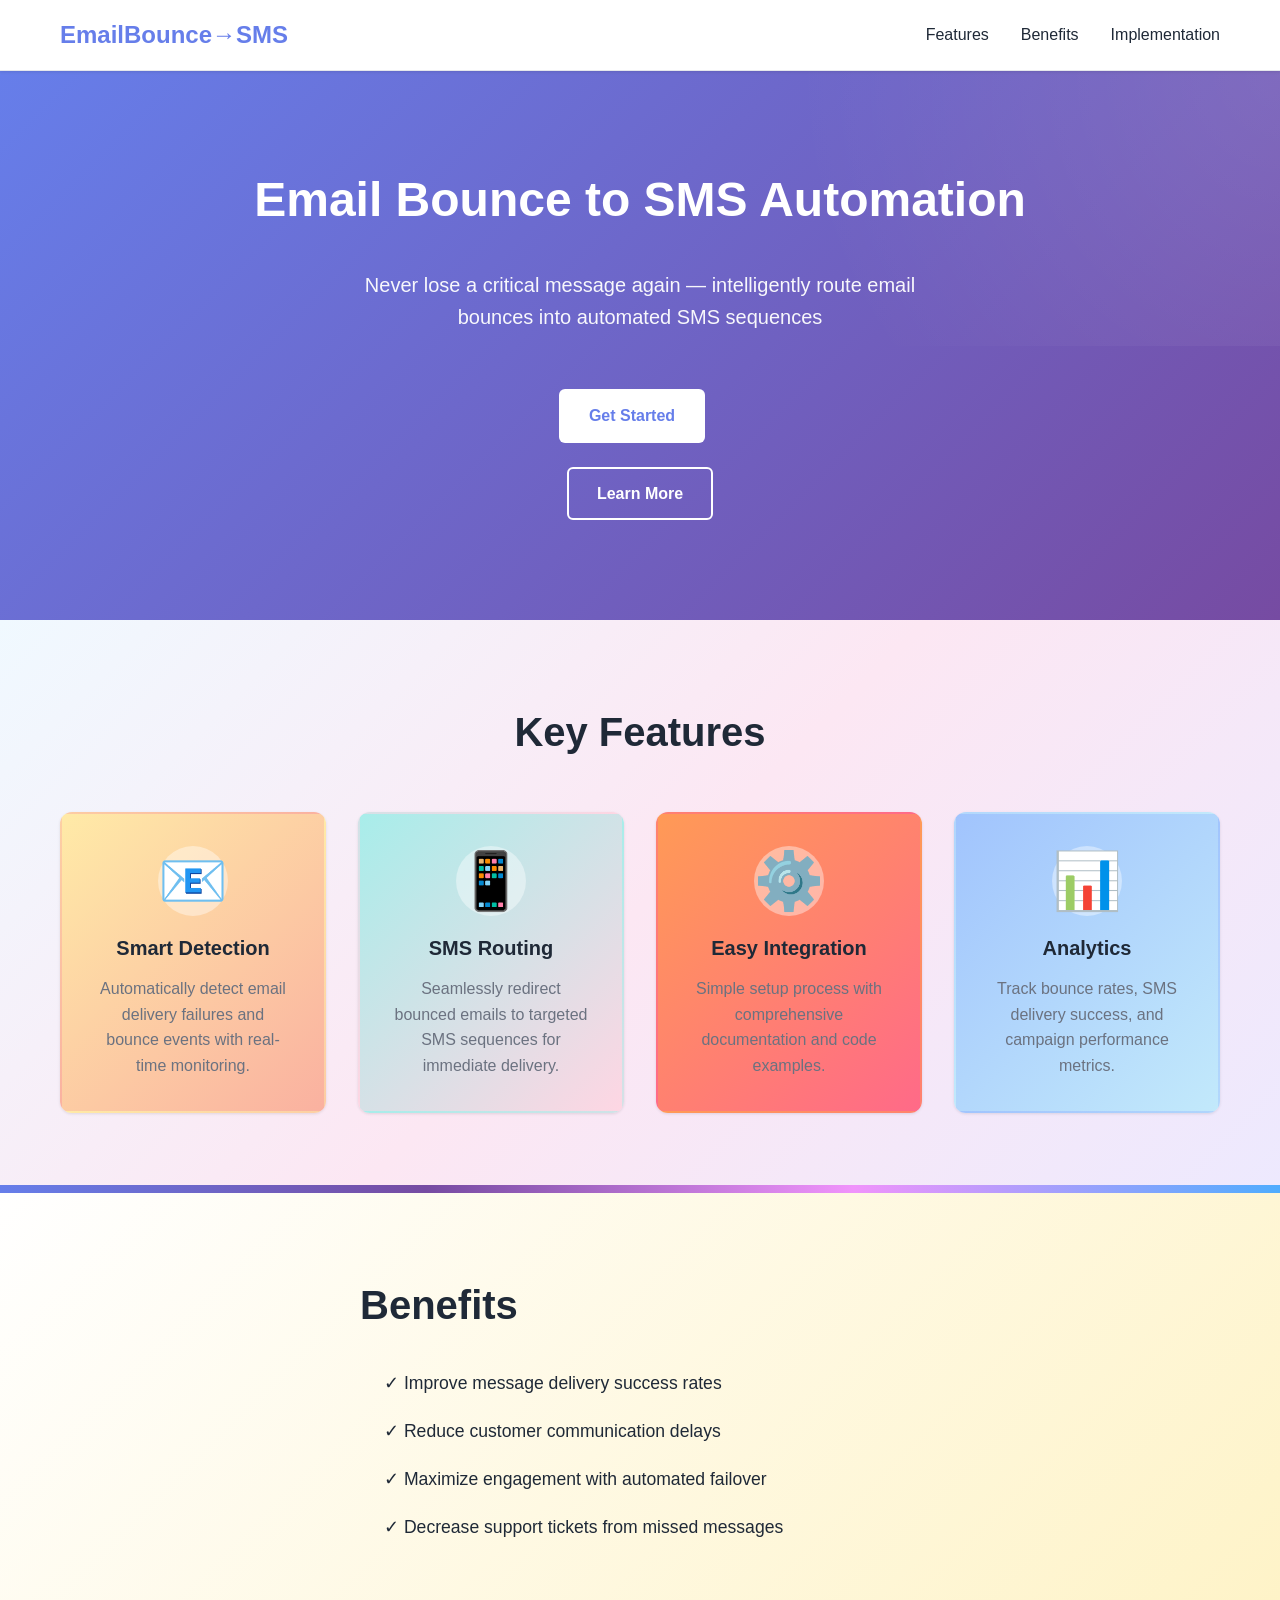
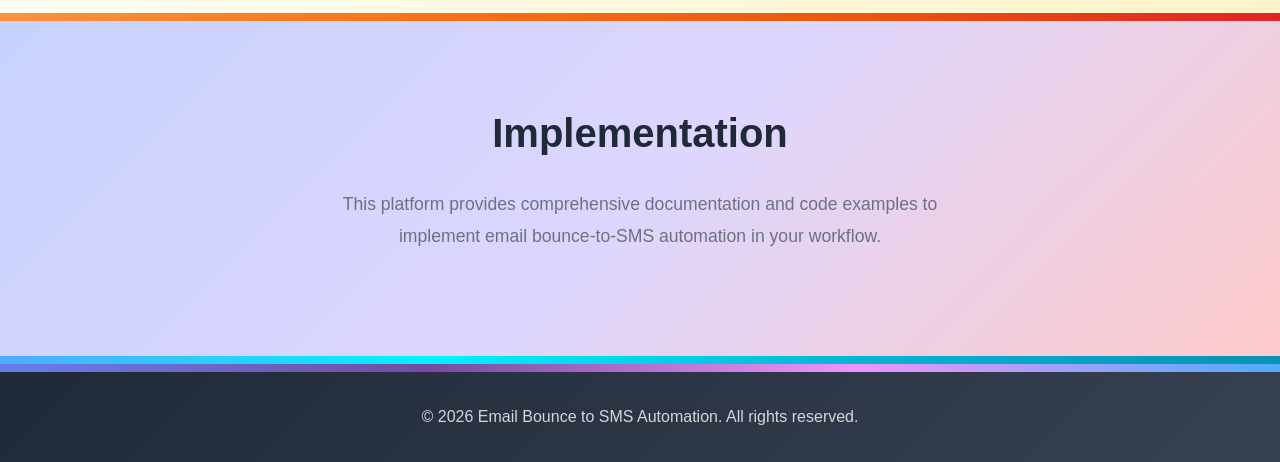
<file: index.html>
<!DOCTYPE html>
<html lang="en">
<head>
  <meta charset="UTF-8">
  <meta name="viewport" content="width=device-width, initial-scale=1.0">
  <meta name="description" content="Professional email bounce to SMS automation platform. Route failed email deliveries directly to SMS sequences.">
  <title>Email Bounce to SMS Automation</title>
  <link rel="stylesheet" href="style.css">
</head>
<body>
  <nav class="navbar">
    <div class="container">
      <div class="logo">
        <h2>EmailBounce→SMS</h2>
      </div>
      <ul class="nav-links">
        <li><a href="#features">Features</a></li>
        <li><a href="#benefits">Benefits</a></li>
        <li><a href="#implementation">Implementation</a></li>
      </ul>
    </div>
  </nav>

  <header class="hero">
    <div class="container">
      <h1>Email Bounce to SMS Automation</h1>
      <p class="subtitle">Never lose a critical message again — intelligently route email bounces into automated SMS sequences</p>
      <a href="navigation.html" class="btn btn-primary">Get Started</a>
      <a href="#features" class="btn btn-secondary">Learn More</a>
    </div>
  </header>

  <section id="features" class="features">
    <div class="container">
      <h2>Key Features</h2>
      <div class="feature-grid">
        <div class="feature-card">
          <div class="feature-icon">📧</div>
          <h3>Smart Detection</h3>
          <p>Automatically detect email delivery failures and bounce events with real-time monitoring.</p>
        </div>
        <div class="feature-card">
          <div class="feature-icon">📱</div>
          <h3>SMS Routing</h3>
          <p>Seamlessly redirect bounced emails to targeted SMS sequences for immediate delivery.</p>
        </div>
        <div class="feature-card">
          <div class="feature-icon">⚙️</div>
          <h3>Easy Integration</h3>
          <p>Simple setup process with comprehensive documentation and code examples.</p>
        </div>
        <div class="feature-card">
          <div class="feature-icon">📊</div>
          <h3>Analytics</h3>
          <p>Track bounce rates, SMS delivery success, and campaign performance metrics.</p>
        </div>
      </div>
    </div>
  </section>

  <section id="benefits" class="benefits">
    <div class="container">
      <h2>Benefits</h2>
      <ul class="benefits-list">
        <li>✓ Improve message delivery success rates</li>
        <li>✓ Reduce customer communication delays</li>
        <li>✓ Maximize engagement with automated failover</li>
        <li>✓ Decrease support tickets from missed messages</li>
      </ul>
    </div>
  </section>

  <section id="implementation" class="implementation">
    <div class="container">
      <h2>Implementation</h2>
      <p>This platform provides comprehensive documentation and code examples to implement email bounce-to-SMS automation in your workflow.</p>
    </div>
  </section>

  <footer class="footer">
    <div class="container">
      <p>&copy; 2026 Email Bounce to SMS Automation. All rights reserved.</p>
    </div>
  </footer>
</body>
</html>
</file>
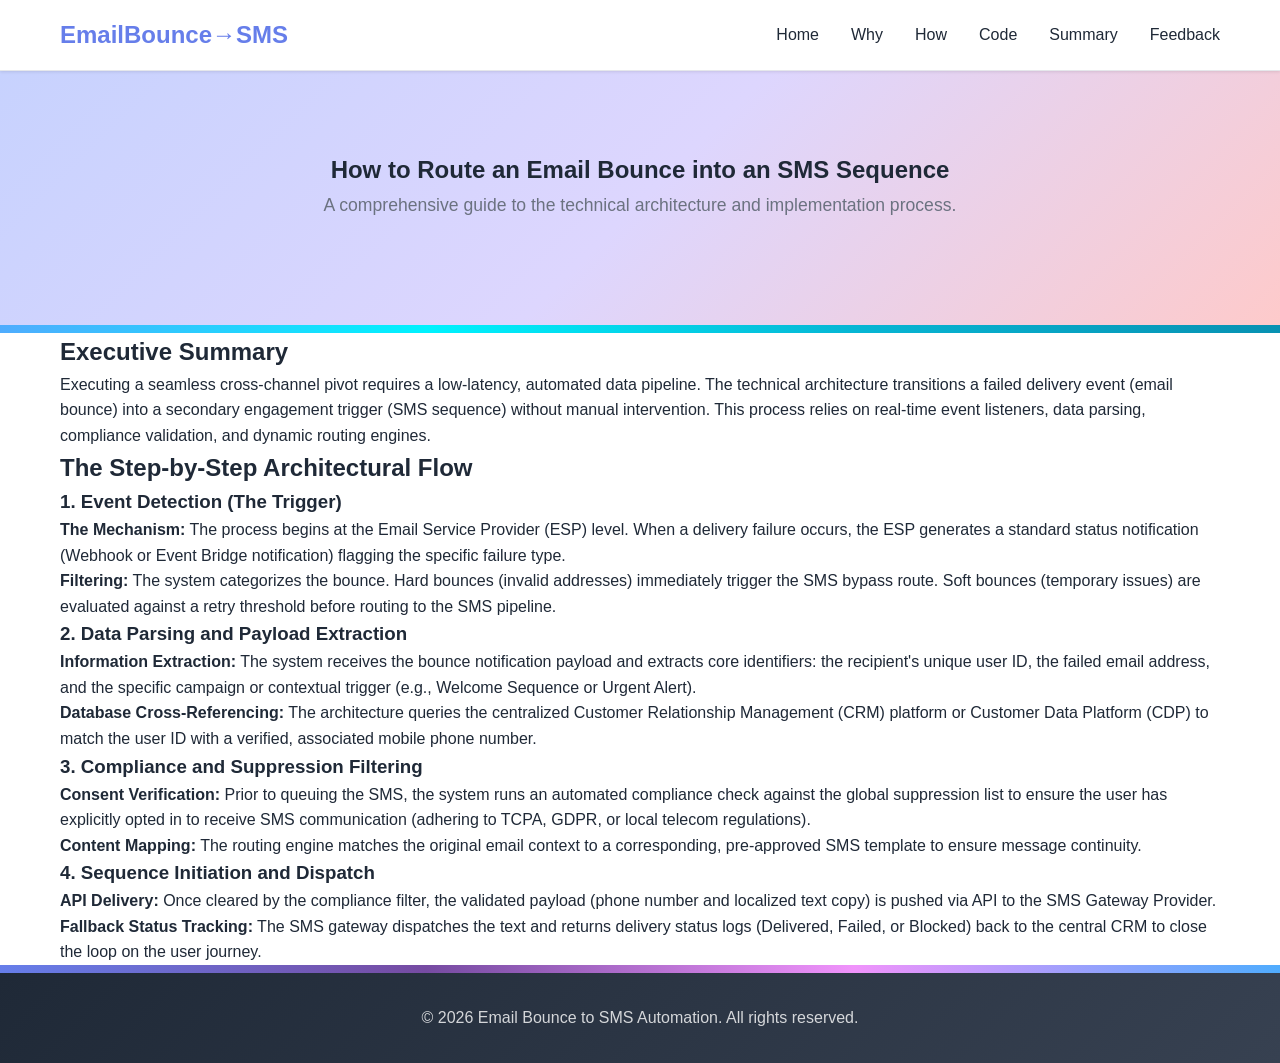
<file: How.html>
<!DOCTYPE html>
<html lang="en">
<head>
  <meta charset="UTF-8">
  <meta name="viewport" content="width=device-width, initial-scale=1.0">
  <meta name="description" content="Learn how to route email bounces into SMS sequences. Step-by-step architectural flow from event detection to SMS dispatch.">
  <title>How - Email Bounce to SMS Automation</title>
  <link rel="stylesheet" href="style.css">
</head>
<body>
  <nav class="navbar">
    <div class="container">
      <div class="logo">
        <h2>EmailBounce→SMS</h2>
      </div>
      <ul class="nav-links">
        <li><a href="index.html">Home</a></li>
        <li><a href="why.html">Why</a></li>
        <li><a href="how.html">How</a></li>
        <li><a href="code.html">Code</a></li>
        <li><a href="summary.html">Summary</a></li>
        <li><a href="feedback.html">Feedback</a></li>
      </ul>
    </div>
  </nav>

  <section class="implementation">
    <div class="container">
      <h1>How to Route an Email Bounce into an SMS Sequence</h1>
      <p>A comprehensive guide to the technical architecture and implementation process.</p>
    </div>
  </section>

  <main class="content">
    <div class="container">
      <section>
        <h2>Executive Summary</h2>
        <p>Executing a seamless cross-channel pivot requires a low-latency, automated data pipeline. The technical architecture transitions a failed delivery event (email bounce) into a secondary engagement trigger (SMS sequence) without manual intervention. This process relies on real-time event listeners, data parsing, compliance validation, and dynamic routing engines.</p>
      </section>

      <section>
        <h2>The Step-by-Step Architectural Flow</h2>

        <h3>1. Event Detection (The Trigger)</h3>
        <p><strong>The Mechanism:</strong> The process begins at the Email Service Provider (ESP) level. When a delivery failure occurs, the ESP generates a standard status notification (Webhook or Event Bridge notification) flagging the specific failure type.</p>
        <p><strong>Filtering:</strong> The system categorizes the bounce. Hard bounces (invalid addresses) immediately trigger the SMS bypass route. Soft bounces (temporary issues) are evaluated against a retry threshold before routing to the SMS pipeline.</p>

        <h3>2. Data Parsing and Payload Extraction</h3>
        <p><strong>Information Extraction:</strong> The system receives the bounce notification payload and extracts core identifiers: the recipient's unique user ID, the failed email address, and the specific campaign or contextual trigger (e.g., Welcome Sequence or Urgent Alert).</p>
        <p><strong>Database Cross-Referencing:</strong> The architecture queries the centralized Customer Relationship Management (CRM) platform or Customer Data Platform (CDP) to match the user ID with a verified, associated mobile phone number.</p>

        <h3>3. Compliance and Suppression Filtering</h3>
        <p><strong>Consent Verification:</strong> Prior to queuing the SMS, the system runs an automated compliance check against the global suppression list to ensure the user has explicitly opted in to receive SMS communication (adhering to TCPA, GDPR, or local telecom regulations).</p>
        <p><strong>Content Mapping:</strong> The routing engine matches the original email context to a corresponding, pre-approved SMS template to ensure message continuity.</p>

        <h3>4. Sequence Initiation and Dispatch</h3>
        <p><strong>API Delivery:</strong> Once cleared by the compliance filter, the validated payload (phone number and localized text copy) is pushed via API to the SMS Gateway Provider.</p>
        <p><strong>Fallback Status Tracking:</strong> The SMS gateway dispatches the text and returns delivery status logs (Delivered, Failed, or Blocked) back to the central CRM to close the loop on the user journey.</p>
      </section>
    </div>
  </main>

  <footer class="footer">
    <div class="container">
      <p>&copy; 2026 Email Bounce to SMS Automation. All rights reserved.</p>
    </div>
  </footer>
</body>
</html>
</file>
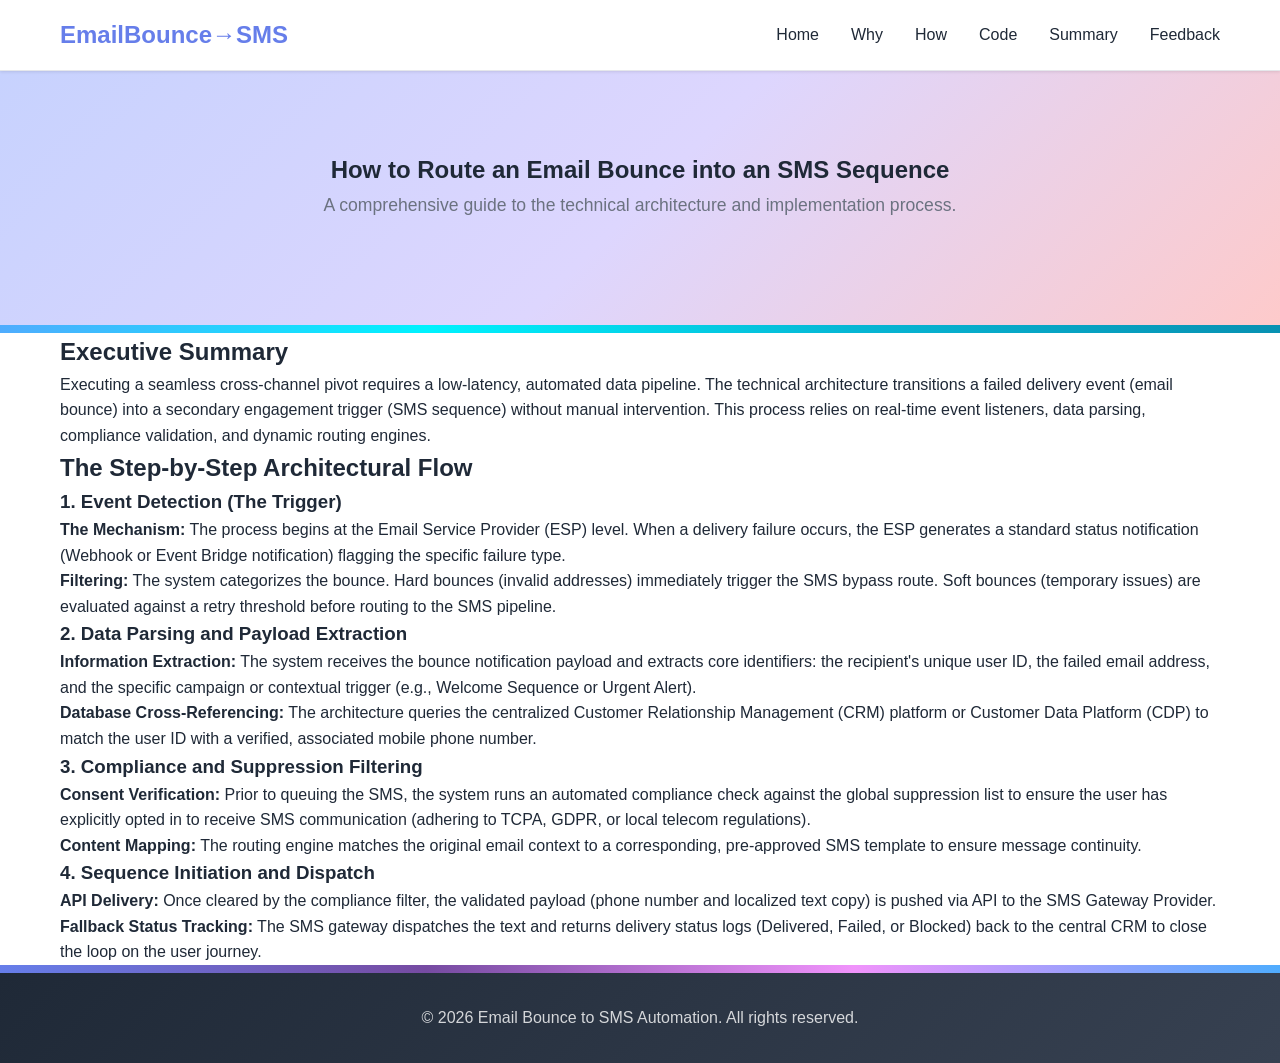
<file: how.html>
<!DOCTYPE html>
<html lang="en">
<head>
  <meta charset="UTF-8">
  <meta name="viewport" content="width=device-width, initial-scale=1.0">
  <meta name="description" content="Learn how to route email bounces into SMS sequences. Step-by-step architectural flow from event detection to SMS dispatch.">
  <title>How - Email Bounce to SMS Automation</title>
  <link rel="stylesheet" href="style.css">
</head>
<body>
  <nav class="navbar">
    <div class="container">
      <div class="logo">
        <h2>EmailBounce→SMS</h2>
      </div>
      <ul class="nav-links">
        <li><a href="index.html">Home</a></li>
        <li><a href="why.html">Why</a></li>
        <li><a href="how.html">How</a></li>
        <li><a href="codes.html">Code</a></li>
        <li><a href="summary.html">Summary</a></li>
        <li><a href="feedback.html">Feedback</a></li>
      </ul>
    </div>
  </nav>

  <section class="implementation">
    <div class="container">
      <h1>How to Route an Email Bounce into an SMS Sequence</h1>
      <p>A comprehensive guide to the technical architecture and implementation process.</p>
    </div>
  </section>

  <main class="content">
    <div class="container">
      <section>
        <h2>Executive Summary</h2>
        <p>Executing a seamless cross-channel pivot requires a low-latency, automated data pipeline. The technical architecture transitions a failed delivery event (email bounce) into a secondary engagement trigger (SMS sequence) without manual intervention. This process relies on real-time event listeners, data parsing, compliance validation, and dynamic routing engines.</p>
      </section>

      <section>
        <h2>The Step-by-Step Architectural Flow</h2>

        <h3>1. Event Detection (The Trigger)</h3>
        <p><strong>The Mechanism:</strong> The process begins at the Email Service Provider (ESP) level. When a delivery failure occurs, the ESP generates a standard status notification (Webhook or Event Bridge notification) flagging the specific failure type.</p>
        <p><strong>Filtering:</strong> The system categorizes the bounce. Hard bounces (invalid addresses) immediately trigger the SMS bypass route. Soft bounces (temporary issues) are evaluated against a retry threshold before routing to the SMS pipeline.</p>

        <h3>2. Data Parsing and Payload Extraction</h3>
        <p><strong>Information Extraction:</strong> The system receives the bounce notification payload and extracts core identifiers: the recipient's unique user ID, the failed email address, and the specific campaign or contextual trigger (e.g., Welcome Sequence or Urgent Alert).</p>
        <p><strong>Database Cross-Referencing:</strong> The architecture queries the centralized Customer Relationship Management (CRM) platform or Customer Data Platform (CDP) to match the user ID with a verified, associated mobile phone number.</p>

        <h3>3. Compliance and Suppression Filtering</h3>
        <p><strong>Consent Verification:</strong> Prior to queuing the SMS, the system runs an automated compliance check against the global suppression list to ensure the user has explicitly opted in to receive SMS communication (adhering to TCPA, GDPR, or local telecom regulations).</p>
        <p><strong>Content Mapping:</strong> The routing engine matches the original email context to a corresponding, pre-approved SMS template to ensure message continuity.</p>

        <h3>4. Sequence Initiation and Dispatch</h3>
        <p><strong>API Delivery:</strong> Once cleared by the compliance filter, the validated payload (phone number and localized text copy) is pushed via API to the SMS Gateway Provider.</p>
        <p><strong>Fallback Status Tracking:</strong> The SMS gateway dispatches the text and returns delivery status logs (Delivered, Failed, or Blocked) back to the central CRM to close the loop on the user journey.</p>
      </section>
    </div>
  </main>

  <footer class="footer">
    <div class="container">
      <p>&copy; 2026 Email Bounce to SMS Automation. All rights reserved.</p>
    </div>
  </footer>
</body>
</html>
</file>
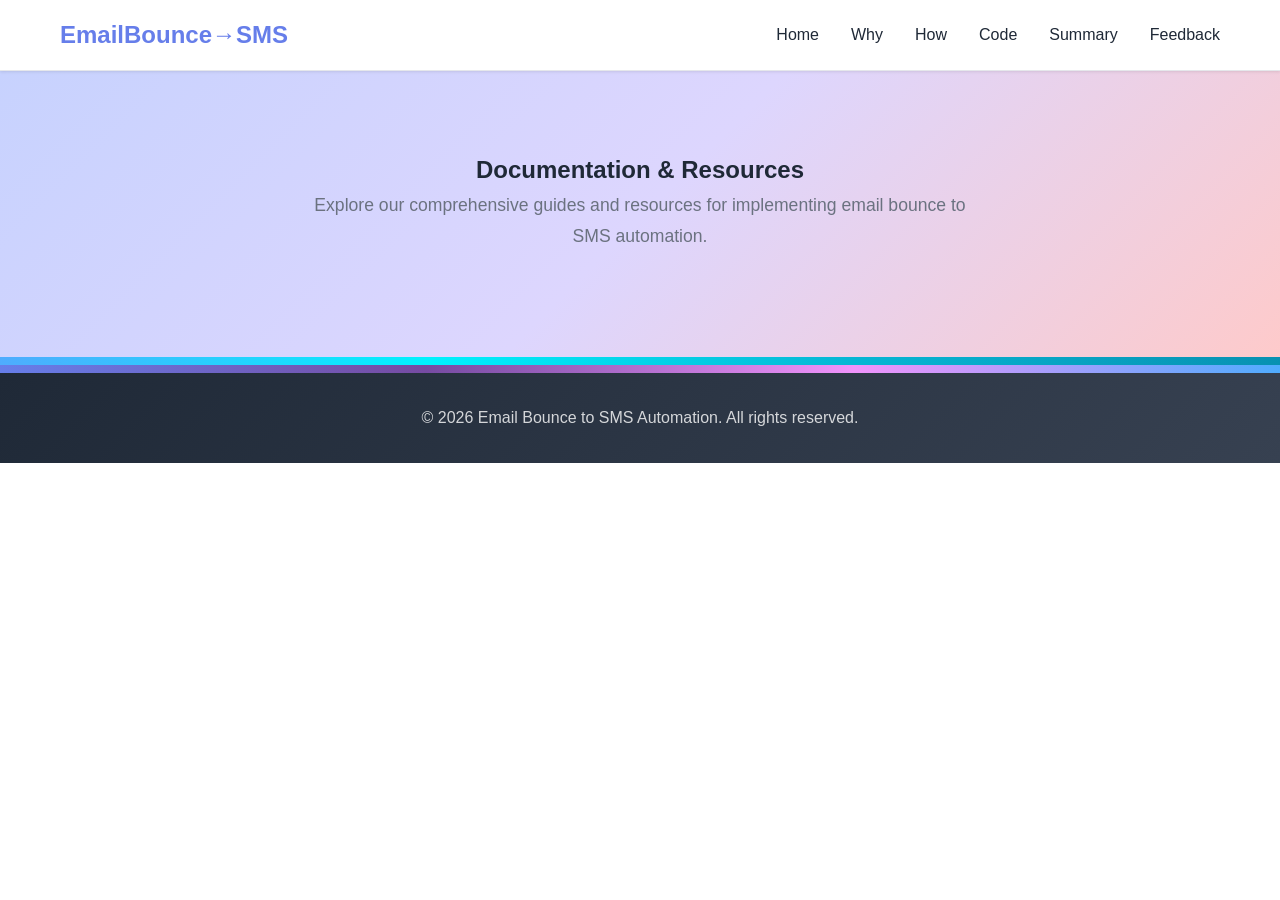
<file: Navigation.html>
<!DOCTYPE html>
<html lang="en">
<head>
  <meta charset="UTF-8">
  <meta name="viewport" content="width=device-width, initial-scale=1.0">
  <meta name="description" content="Navigate the email bounce to SMS automation platform. Access documentation, implementation guides, and technical resources.">
  <title>Navigation - Email Bounce to SMS Automation</title>
  <link rel="stylesheet" href="style.css">
</head>
<body>
  <nav class="navbar">
    <div class="container">
      <div class="logo">
        <h2>EmailBounce→SMS</h2>
      </div>
      <ul class="nav-links">
        <li><a href="Index.html">Home</a></li>
        <li><a href="Why.html">Why</a></li>
        <li><a href="How.html">How</a></li>
        <li><a href="Code.html">Code</a></li>
        <li><a href="Summary.html">Summary</a></li>
        <li><a href="feedback.html">Feedback</a></li>
      </ul>
    </div>
  </nav>

  <section class="implementation">
    <div class="container">
      <h1>Documentation & Resources</h1>
      <p>Explore our comprehensive guides and resources for implementing email bounce to SMS automation.</p>
    </div>
  </section>

  <footer class="footer">
    <div class="container">
      <p>&copy; 2026 Email Bounce to SMS Automation. All rights reserved.</p>
    </div>
  </footer>
</body>
</html>
</file>
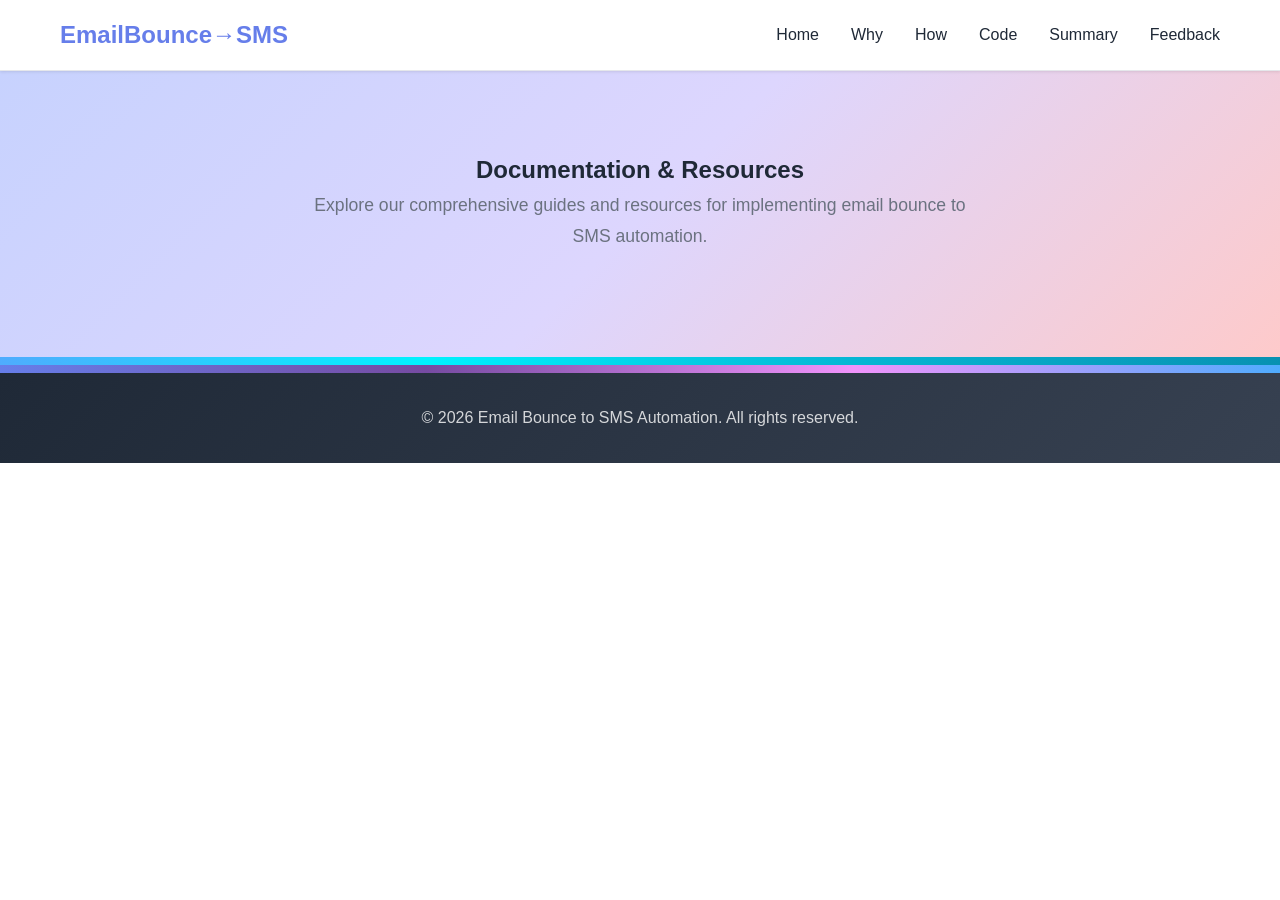
<file: navigation.html>
<!DOCTYPE html>
<html lang="en">
<head>
  <meta charset="UTF-8">
  <meta name="viewport" content="width=device-width, initial-scale=1.0">
  <meta name="description" content="Navigate the email bounce to SMS automation platform. Access documentation, implementation guides, and technical resources.">
  <title>Navigation - Email Bounce to SMS Automation</title>
  <link rel="stylesheet" href="style.css">
</head>
<body>
  <nav class="navbar">
    <div class="container">
      <div class="logo">
        <h2>EmailBounce→SMS</h2>
      </div>
      <ul class="nav-links">
        <li><a href="index.html">Home</a></li>
        <li><a href="why.html">Why</a></li>
        <li><a href="how.html">How</a></li>
        <li><a href="codes.html">Code</a></li>
        <li><a href="summary.html">Summary</a></li>
        <li><a href="feedback.html">Feedback</a></li>
      </ul>
    </div>
  </nav>

  <section class="implementation">
    <div class="container">
      <h1>Documentation & Resources</h1>
      <p>Explore our comprehensive guides and resources for implementing email bounce to SMS automation.</p>
    </div>
  </section>

  <footer class="footer">
    <div class="container">
      <p>&copy; 2026 Email Bounce to SMS Automation. All rights reserved.</p>
    </div>
  </footer>
</body>
</html>
</file>
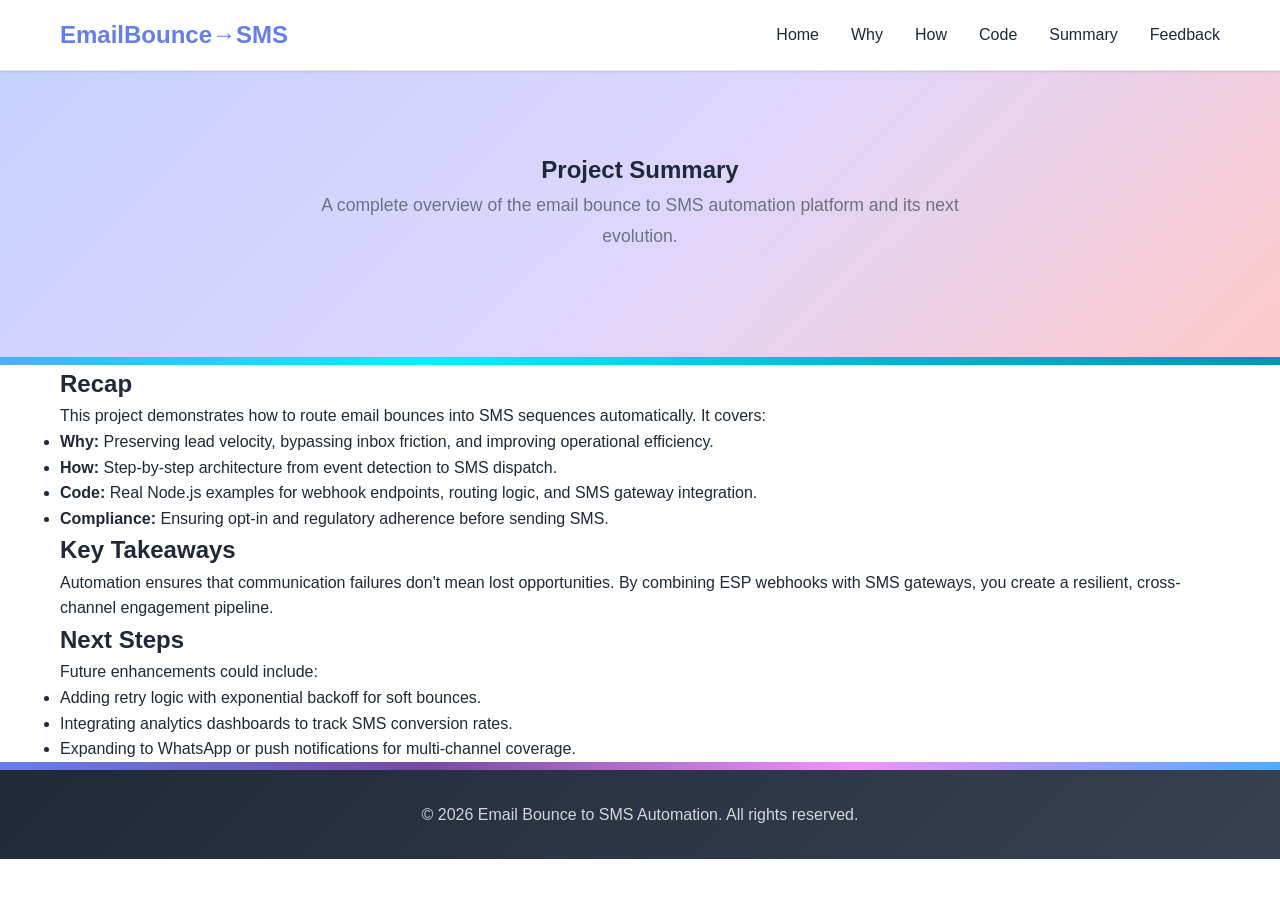
<file: Summary.html>
<!DOCTYPE html>
<html lang="en">
<head>
  <meta charset="UTF-8">
  <meta name="viewport" content="width=device-width, initial-scale=1.0">
  <meta name="description" content="Project summary and overview for email bounce to SMS automation. Learn key takeaways and next steps.">
  <title>Summary - Email Bounce to SMS Automation</title>
  <link rel="stylesheet" href="style.css">
</head>
<body>
  <nav class="navbar">
    <div class="container">
      <div class="logo">
        <h2>EmailBounce→SMS</h2>
      </div>
      <ul class="nav-links">
        <li><a href="index.html">Home</a></li>
        <li><a href="why.html">Why</a></li>
        <li><a href="how.html">How</a></li>
        <li><a href="code.html">Code</a></li>
        <li><a href="summary.html">Summary</a></li>
        <li><a href="feedback.html">Feedback</a></li>
      </ul>
    </div>
  </nav>

  <section class="implementation">
    <div class="container">
      <h1>Project Summary</h1>
      <p>A complete overview of the email bounce to SMS automation platform and its next evolution.</p>
    </div>
  </section>

  <main class="content">
    <div class="container">
      <section>
        <h2>Recap</h2>
        <p>This project demonstrates how to route email bounces into SMS sequences automatically. It covers:</p>
        <ul>
          <li><strong>Why:</strong> Preserving lead velocity, bypassing inbox friction, and improving operational efficiency.</li>
          <li><strong>How:</strong> Step-by-step architecture from event detection to SMS dispatch.</li>
          <li><strong>Code:</strong> Real Node.js examples for webhook endpoints, routing logic, and SMS gateway integration.</li>
          <li><strong>Compliance:</strong> Ensuring opt-in and regulatory adherence before sending SMS.</li>
        </ul>
      </section>

      <section>
        <h2>Key Takeaways</h2>
        <p>Automation ensures that communication failures don't mean lost opportunities. By combining ESP webhooks with SMS gateways, you create a resilient, cross-channel engagement pipeline.</p>
      </section>

      <section>
        <h2>Next Steps</h2>
        <p>Future enhancements could include:</p>
        <ul>
          <li>Adding retry logic with exponential backoff for soft bounces.</li>
          <li>Integrating analytics dashboards to track SMS conversion rates.</li>
          <li>Expanding to WhatsApp or push notifications for multi-channel coverage.</li>
        </ul>
      </section>
    </div>
  </main>

  <footer class="footer">
    <div class="container">
      <p>&copy; 2026 Email Bounce to SMS Automation. All rights reserved.</p>
    </div>
  </footer>
</body>
</html>
</file>
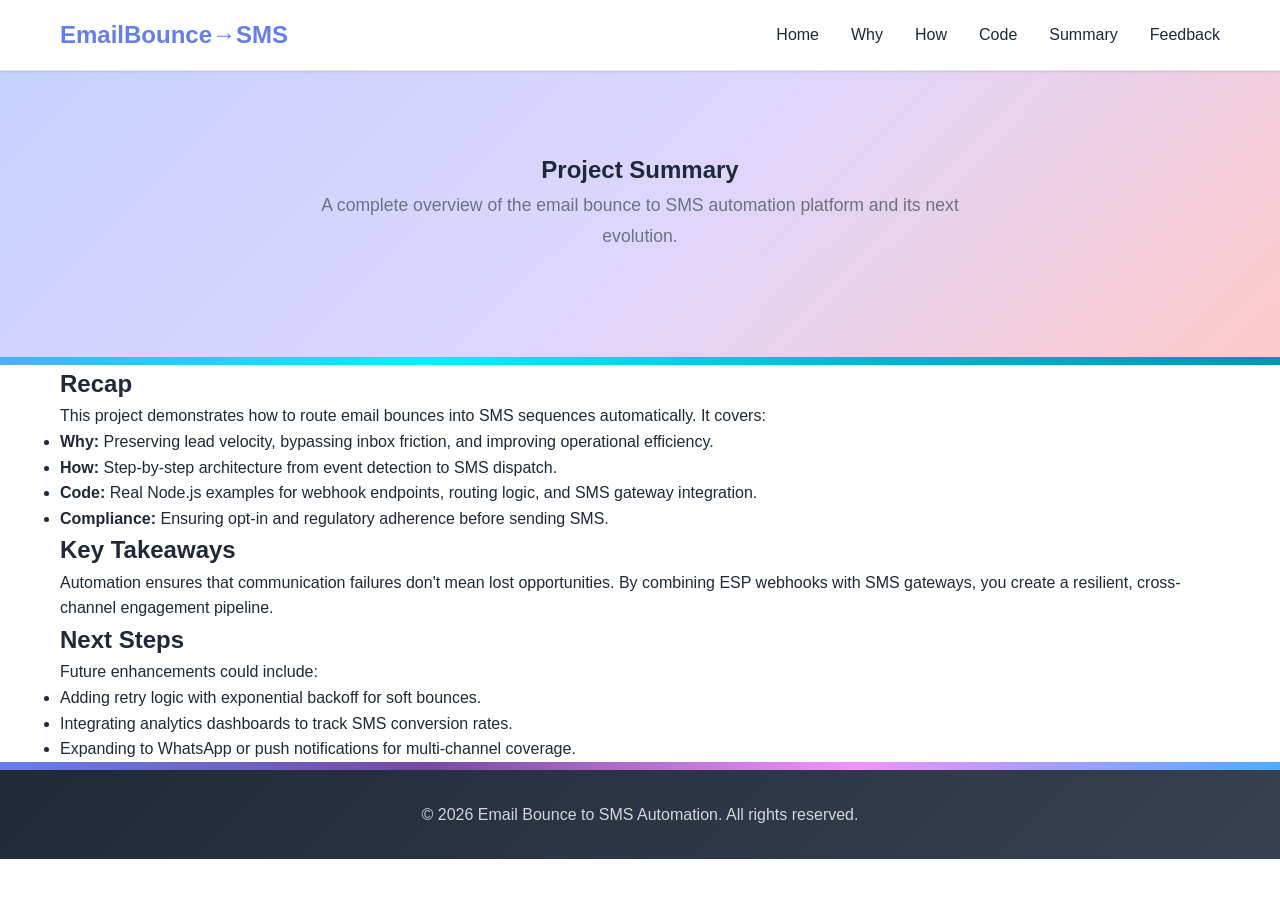
<file: summary.html>
<!DOCTYPE html>
<html lang="en">
<head>
  <meta charset="UTF-8">
  <meta name="viewport" content="width=device-width, initial-scale=1.0">
  <meta name="description" content="Project summary and overview for email bounce to SMS automation. Learn key takeaways and next steps.">
  <title>Summary - Email Bounce to SMS Automation</title>
  <link rel="stylesheet" href="style.css">
</head>
<body>
  <nav class="navbar">
    <div class="container">
      <div class="logo">
        <h2>EmailBounce→SMS</h2>
      </div>
      <ul class="nav-links">
        <li><a href="index.html">Home</a></li>
        <li><a href="why.html">Why</a></li>
        <li><a href="how.html">How</a></li>
        <li><a href="codes.html">Code</a></li>
        <li><a href="summary.html">Summary</a></li>
        <li><a href="feedback.html">Feedback</a></li>
      </ul>
    </div>
  </nav>

  <section class="implementation">
    <div class="container">
      <h1>Project Summary</h1>
      <p>A complete overview of the email bounce to SMS automation platform and its next evolution.</p>
    </div>
  </section>

  <main class="content">
    <div class="container">
      <section>
        <h2>Recap</h2>
        <p>This project demonstrates how to route email bounces into SMS sequences automatically. It covers:</p>
        <ul>
          <li><strong>Why:</strong> Preserving lead velocity, bypassing inbox friction, and improving operational efficiency.</li>
          <li><strong>How:</strong> Step-by-step architecture from event detection to SMS dispatch.</li>
          <li><strong>Code:</strong> Real Node.js examples for webhook endpoints, routing logic, and SMS gateway integration.</li>
          <li><strong>Compliance:</strong> Ensuring opt-in and regulatory adherence before sending SMS.</li>
        </ul>
      </section>

      <section>
        <h2>Key Takeaways</h2>
        <p>Automation ensures that communication failures don't mean lost opportunities. By combining ESP webhooks with SMS gateways, you create a resilient, cross-channel engagement pipeline.</p>
      </section>

      <section>
        <h2>Next Steps</h2>
        <p>Future enhancements could include:</p>
        <ul>
          <li>Adding retry logic with exponential backoff for soft bounces.</li>
          <li>Integrating analytics dashboards to track SMS conversion rates.</li>
          <li>Expanding to WhatsApp or push notifications for multi-channel coverage.</li>
        </ul>
      </section>
    </div>
  </main>

  <footer class="footer">
    <div class="container">
      <p>&copy; 2026 Email Bounce to SMS Automation. All rights reserved.</p>
    </div>
  </footer>
</body>
</html>
</file>
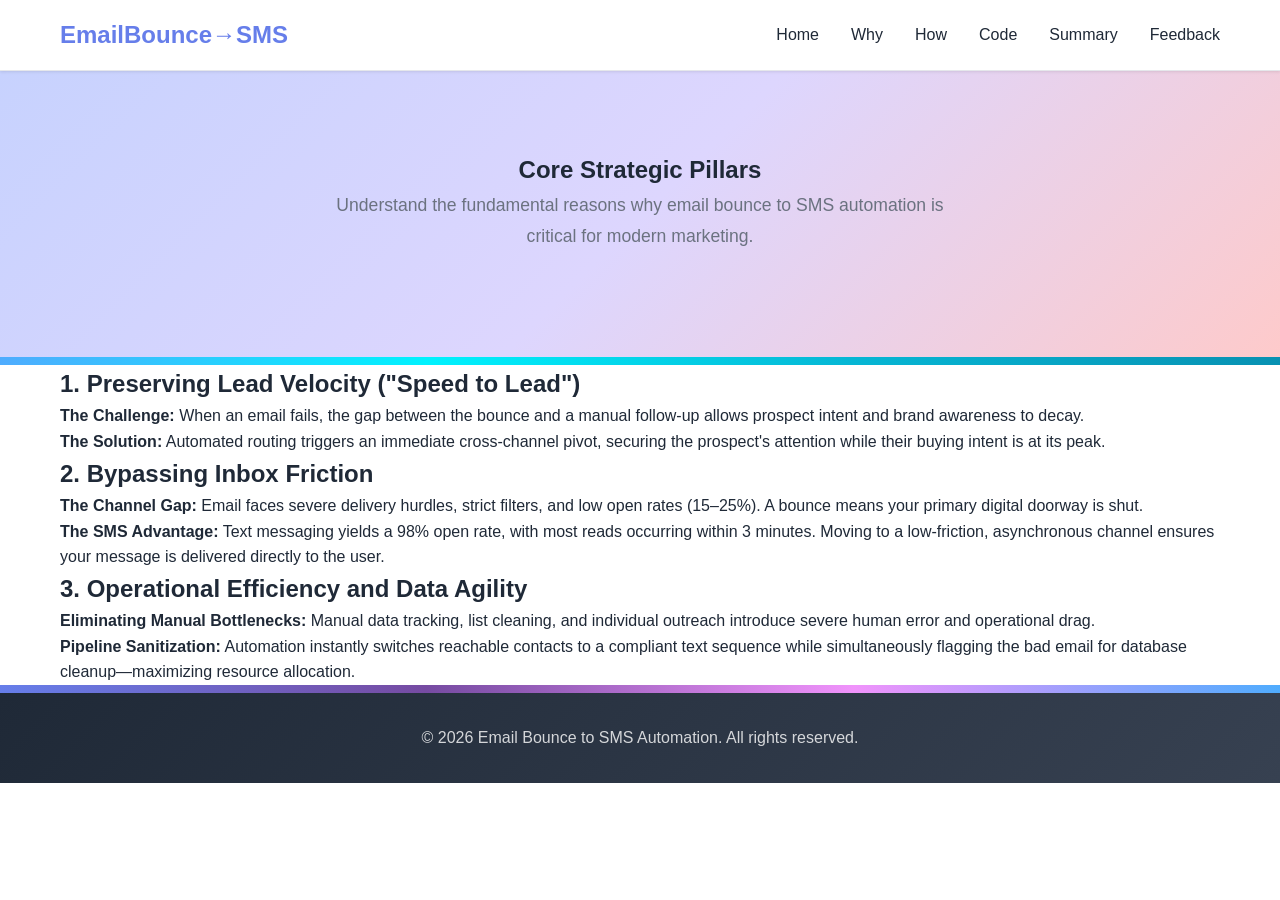
<file: Why.html>
<!DOCTYPE html>
<html lang="en">
<head>
  <meta charset="UTF-8">
  <meta name="viewport" content="width=device-width, initial-scale=1.0">
  <meta name="description" content="Understand why email bounce to SMS automation is essential. Learn about lead velocity, inbox friction, and operational efficiency.">
  <title>Why - Email Bounce to SMS Automation</title>
  <link rel="stylesheet" href="style.css">
</head>
<body>
  <nav class="navbar">
    <div class="container">
      <div class="logo">
        <h2>EmailBounce→SMS</h2>
      </div>
      <ul class="nav-links">
        <li><a href="index.html">Home</a></li>
        <li><a href="why.html">Why</a></li>
        <li><a href="how.html">How</a></li>
        <li><a href="code.html">Code</a></li>
        <li><a href="summary.html">Summary</a></li>
        <li><a href="feedback.html">Feedback</a></li>
      </ul>
    </div>
  </nav>

  <section class="implementation">
    <div class="container">
      <h1>Core Strategic Pillars</h1>
      <p>Understand the fundamental reasons why email bounce to SMS automation is critical for modern marketing.</p>
    </div>
  </section>

  <main class="content">
    <div class="container">
      <section>
        <h2>1. Preserving Lead Velocity ("Speed to Lead")</h2>
        <p><strong>The Challenge:</strong> When an email fails, the gap between the bounce and a manual follow-up allows prospect intent and brand awareness to decay.</p>
        <p><strong>The Solution:</strong> Automated routing triggers an immediate cross-channel pivot, securing the prospect's attention while their buying intent is at its peak.</p>
      </section>

      <section>
        <h2>2. Bypassing Inbox Friction</h2>
        <p><strong>The Channel Gap:</strong> Email faces severe delivery hurdles, strict filters, and low open rates (15–25%). A bounce means your primary digital doorway is shut.</p>
        <p><strong>The SMS Advantage:</strong> Text messaging yields a 98% open rate, with most reads occurring within 3 minutes. Moving to a low-friction, asynchronous channel ensures your message is delivered directly to the user.</p>
      </section>

      <section>
        <h2>3. Operational Efficiency and Data Agility</h2>
        <p><strong>Eliminating Manual Bottlenecks:</strong> Manual data tracking, list cleaning, and individual outreach introduce severe human error and operational drag.</p>
        <p><strong>Pipeline Sanitization:</strong> Automation instantly switches reachable contacts to a compliant text sequence while simultaneously flagging the bad email for database cleanup—maximizing resource allocation.</p>
      </section>
    </div>
  </main>

  <footer class="footer">
    <div class="container">
      <p>&copy; 2026 Email Bounce to SMS Automation. All rights reserved.</p>
    </div>
  </footer>
</body>
</html>
</file>
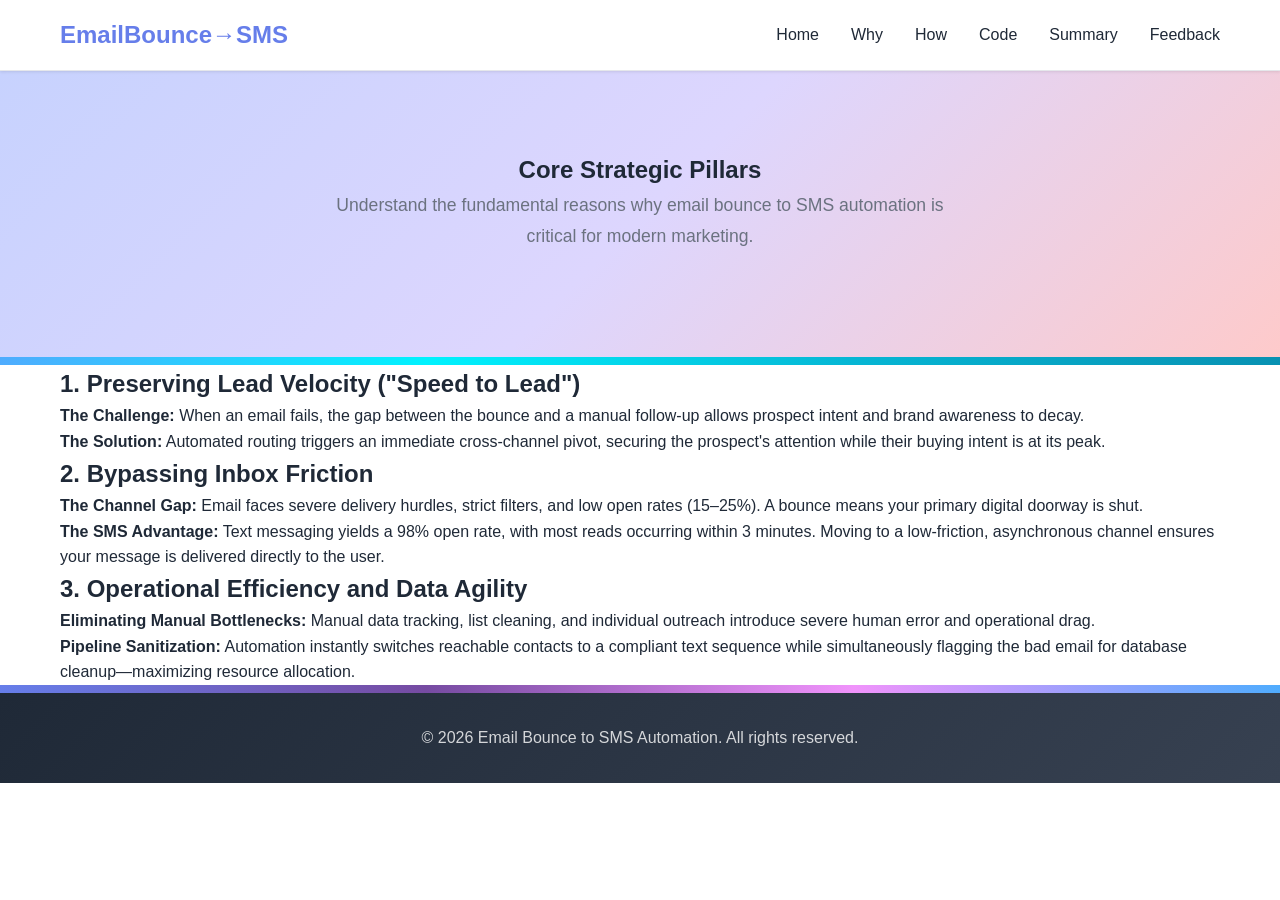
<file: why.html>
<!DOCTYPE html>
<html lang="en">
<head>
  <meta charset="UTF-8">
  <meta name="viewport" content="width=device-width, initial-scale=1.0">
  <meta name="description" content="Understand why email bounce to SMS automation is essential. Learn about lead velocity, inbox friction, and operational efficiency.">
  <title>Why - Email Bounce to SMS Automation</title>
  <link rel="stylesheet" href="style.css">
</head>
<body>
  <nav class="navbar">
    <div class="container">
      <div class="logo">
        <h2>EmailBounce→SMS</h2>
      </div>
      <ul class="nav-links">
        <li><a href="index.html">Home</a></li>
        <li><a href="why.html">Why</a></li>
        <li><a href="how.html">How</a></li>
        <li><a href="codes.html">Code</a></li>
        <li><a href="summary.html">Summary</a></li>
        <li><a href="feedback.html">Feedback</a></li>
      </ul>
    </div>
  </nav>

  <section class="implementation">
    <div class="container">
      <h1>Core Strategic Pillars</h1>
      <p>Understand the fundamental reasons why email bounce to SMS automation is critical for modern marketing.</p>
    </div>
  </section>

  <main class="content">
    <div class="container">
      <section>
        <h2>1. Preserving Lead Velocity ("Speed to Lead")</h2>
        <p><strong>The Challenge:</strong> When an email fails, the gap between the bounce and a manual follow-up allows prospect intent and brand awareness to decay.</p>
        <p><strong>The Solution:</strong> Automated routing triggers an immediate cross-channel pivot, securing the prospect's attention while their buying intent is at its peak.</p>
      </section>

      <section>
        <h2>2. Bypassing Inbox Friction</h2>
        <p><strong>The Channel Gap:</strong> Email faces severe delivery hurdles, strict filters, and low open rates (15–25%). A bounce means your primary digital doorway is shut.</p>
        <p><strong>The SMS Advantage:</strong> Text messaging yields a 98% open rate, with most reads occurring within 3 minutes. Moving to a low-friction, asynchronous channel ensures your message is delivered directly to the user.</p>
      </section>

      <section>
        <h2>3. Operational Efficiency and Data Agility</h2>
        <p><strong>Eliminating Manual Bottlenecks:</strong> Manual data tracking, list cleaning, and individual outreach introduce severe human error and operational drag.</p>
        <p><strong>Pipeline Sanitization:</strong> Automation instantly switches reachable contacts to a compliant text sequence while simultaneously flagging the bad email for database cleanup—maximizing resource allocation.</p>
      </section>
    </div>
  </main>

  <footer class="footer">
    <div class="container">
      <p>&copy; 2026 Email Bounce to SMS Automation. All rights reserved.</p>
    </div>
  </footer>
</body>
</html>
</file>
<file: style.css>
* {
  margin: 0;
  padding: 0;
  box-sizing: border-box;
}

:root {
  --primary-color: #667eea;
  --primary-dark: #5568d3;
  --secondary-color: #f0f9ff;
  --accent-pink: #f472b6;
  --accent-purple: #c084fc;
  --accent-cyan: #06b6d4;
  --accent-lime: #bef264;
  --accent-orange: #fb923c;
  --pastel-blue: #bfdbfe;
  --pastel-pink: #fbcfe8;
  --pastel-purple: #e9d5ff;
  --pastel-green: #dcfce7;
  --text-primary: #1f2937;
  --text-secondary: #6b7280;
  --border-color: #e5e7eb;
  --shadow: 0 1px 3px rgba(0, 0, 0, 0.1);
  --shadow-lg: 0 10px 25px rgba(0, 0, 0, 0.1);
  --shadow-xl: 0 20px 40px rgba(0, 0, 0, 0.15);
}

body {
  font-family: -apple-system, BlinkMacSystemFont, 'Segoe UI', Roboto, 'Helvetica Neue', Arial, sans-serif;
  color: var(--text-primary);
  line-height: 1.6;
  background-color: #ffffff;
}

.container {
  max-width: 1200px;
  margin: 0 auto;
  padding: 0 20px;
}

/* Navbar */
.navbar {
  background: white;
  border-bottom: 1px solid var(--border-color);
  position: sticky;
  top: 0;
  z-index: 100;
  box-shadow: var(--shadow);
}

.navbar .container {
  display: flex;
  justify-content: space-between;
  align-items: center;
  padding: 1rem 20px;
}

.logo h2 {
  font-size: 1.5rem;
  font-weight: 700;
  color: var(--primary-color);
}

.nav-links {
  display: flex;
  list-style: none;
  gap: 2rem;
}

.nav-links a {
  text-decoration: none;
  color: var(--text-primary);
  font-weight: 500;
  transition: color 0.3s ease;
}

.nav-links a:hover {
  color: var(--primary-color);
}

@media (max-width: 768px) {
  .nav-links {
    gap: 1rem;
    font-size: 0.9rem;
  }
}

/* Hero Section */
.hero {
  background: linear-gradient(135deg, #667eea 0%, #764ba2 25%, #f093fb 50%, #4facfe 75%, #00f2fe 100%);
  background-size: 400% 400%;
  animation: gradientShift 8s ease infinite;
  color: white;
  padding: 100px 20px;
  text-align: center;
  position: relative;
  overflow: hidden;
}

.hero::before {
  content: '';
  position: absolute;
  top: -50%;
  right: -50%;
  width: 100%;
  height: 100%;
  background: radial-gradient(circle, rgba(255, 255, 255, 0.1) 0%, transparent 70%);
  pointer-events: none;
}

@keyframes gradientShift {
  0% { background-position: 0% 50%; }
  50% { background-position: 100% 50%; }
  100% { background-position: 0% 50%; }
}

.hero .container {
  display: flex;
  flex-direction: column;
  align-items: center;
  gap: 1.5rem;
}

.hero h1 {
  font-size: 3rem;
  font-weight: 800;
  line-height: 1.2;
  margin-bottom: 1rem;
}

.hero .subtitle {
  font-size: 1.25rem;
  max-width: 600px;
  opacity: 0.95;
  margin-bottom: 2rem;
}

@media (max-width: 768px) {
  .hero h1 {
    font-size: 2rem;
  }
  
  .hero .subtitle {
    font-size: 1rem;
  }
}

/* Buttons */
.btn {
  display: inline-block;
  padding: 12px 28px;
  border-radius: 6px;
  text-decoration: none;
  font-weight: 600;
  transition: all 0.3s ease;
  cursor: pointer;
  border: 2px solid transparent;
  font-size: 1rem;
}

.btn-primary {
  background-color: white;
  color: var(--primary-color);
  margin-right: 1rem;
}

.btn-primary:hover {
  background-color: var(--secondary-color);
  transform: translateY(-2px);
  box-shadow: var(--shadow-lg);
}

.btn-secondary {
  background-color: transparent;
  color: white;
  border-color: white;
}

.btn-secondary:hover {
  background-color: rgba(255, 255, 255, 0.1);
  transform: translateY(-2px);
}

@media (max-width: 768px) {
  .btn {
    padding: 10px 20px;
    font-size: 0.9rem;
  }
  
  .btn-primary {
    margin-right: 0.5rem;
  }
}

/* Features Section */
.features {
  padding: 80px 20px;
  background: linear-gradient(135deg, #f0f9ff 0%, #fce7f3 50%, #ede9fe 100%);
  position: relative;
}

.features::after {
  content: '';
  position: absolute;
  bottom: 0;
  left: 0;
  width: 100%;
  height: 8px;
  background: linear-gradient(90deg, #667eea, #764ba2, #f093fb, #4facfe);
}

.features h2 {
  text-align: center;
  font-size: 2.5rem;
  margin-bottom: 3rem;
  color: var(--text-primary);
}

.feature-grid {
  display: grid;
  grid-template-columns: repeat(auto-fit, minmax(250px, 1fr));
  gap: 2rem;
}

.feature-card {
  background: white;
  padding: 2rem;
  border-radius: 12px;
  box-shadow: var(--shadow);
  transition: all 0.4s cubic-bezier(0.4, 0, 0.2, 1);
  text-align: center;
  position: relative;
  border: 2px solid transparent;
  overflow: hidden;
}

.feature-card::before {
  content: '';
  position: absolute;
  top: 0;
  left: 0;
  width: 100%;
  height: 4px;
  background: linear-gradient(90deg, #667eea, #764ba2, #f093fb, #4facfe);
  transform: scaleX(0);
  transform-origin: left;
  transition: transform 0.4s ease;
}

.feature-card:nth-child(1) {
  background: linear-gradient(135deg, #ffeaa7 0%, #fab1a0 100%);
}

.feature-card:nth-child(2) {
  background: linear-gradient(135deg, #a8edea 0%, #fed6e3 100%);
}

.feature-card:nth-child(3) {
  background: linear-gradient(135deg, #ff9a56 0%, #ff6a88 100%);
}

.feature-card:nth-child(4) {
  background: linear-gradient(135deg, #a1c4fd 0%, #c2e9fb 100%);
}

.feature-card:hover {
  transform: translateY(-8px);
  box-shadow: var(--shadow-xl);
  border-color: rgba(102, 126, 234, 0.3);
}

.feature-card:hover::before {
  transform: scaleX(1);
}

.feature-icon {
  font-size: 3.5rem;
  margin-bottom: 1rem;
  display: inline-flex;
  align-items: center;
  justify-content: center;
  width: 70px;
  height: 70px;
  border-radius: 50%;
  background: rgba(255, 255, 255, 0.4);
  animation: bounce 2s ease-in-out infinite;
}

@keyframes bounce {
  0%, 100% { transform: translateY(0); }
  50% { transform: translateY(-10px); }
}

.feature-card h3 {
  font-size: 1.25rem;
  margin-bottom: 0.75rem;
  color: var(--text-primary);
}

.feature-card p {
  color: var(--text-secondary);
  line-height: 1.6;
}

/* Benefits Section */
.benefits {
  padding: 80px 20px;
  background: linear-gradient(135deg, #ffffff 0%, #fef3c7 100%);
  position: relative;
}

.benefits::after {
  content: '';
  position: absolute;
  bottom: 0;
  left: 0;
  width: 100%;
  height: 8px;
  background: linear-gradient(90deg, #fb923c, #f97316, #ea580c, #dc2626);
}

.benefits .container {
  max-width: 600px;
}

.benefits h2 {
  font-size: 2.5rem;
  margin-bottom: 2rem;
  color: var(--text-primary);
}

.benefits-list {
  list-style: none;
  display: flex;
  flex-direction: column;
  gap: 1.25rem;
}

.benefits-list li {
  font-size: 1.1rem;
  color: var(--text-primary);
  padding-left: 1.5rem;
  font-weight: 500;
}

/* Implementation Section */
.implementation {
  padding: 80px 20px;
  background: linear-gradient(135deg, #c7d2fe 0%, #ddd6fe 50%, #fecaca 100%);
  text-align: center;
  position: relative;
}

.implementation::after {
  content: '';
  position: absolute;
  bottom: 0;
  left: 0;
  width: 100%;
  height: 8px;
  background: linear-gradient(90deg, #4facfe, #00f2fe, #06b6d4, #0891b2);
}

.implementation .container {
  max-width: 700px;
}

.implementation h2 {
  font-size: 2.5rem;
  margin-bottom: 1.5rem;
  color: var(--text-primary);
}

.implementation p {
  font-size: 1.1rem;
  color: var(--text-secondary);
  margin-bottom: 2rem;
  line-height: 1.8;
}

/* Footer */
.footer {
  background: linear-gradient(135deg, #1f2937 0%, #374151 100%);
  color: white;
  padding: 2rem 20px;
  text-align: center;
  border-top: 8px solid;
  border-image: linear-gradient(90deg, #667eea, #764ba2, #f093fb, #4facfe) 1;
}

.footer p {
  margin: 0;
  opacity: 0.8;
}

/* Responsive Design */
@media (max-width: 768px) {
  .features h2,
  .benefits h2,
  .implementation h2 {
    font-size: 1.75rem;
  }
  
  .feature-grid {
    grid-template-columns: 1fr;
  }
  
  .hero {
    padding: 60px 20px;
  }
  
  .features,
  .benefits,
  .implementation {
    padding: 50px 20px;
  }
}
</file>
